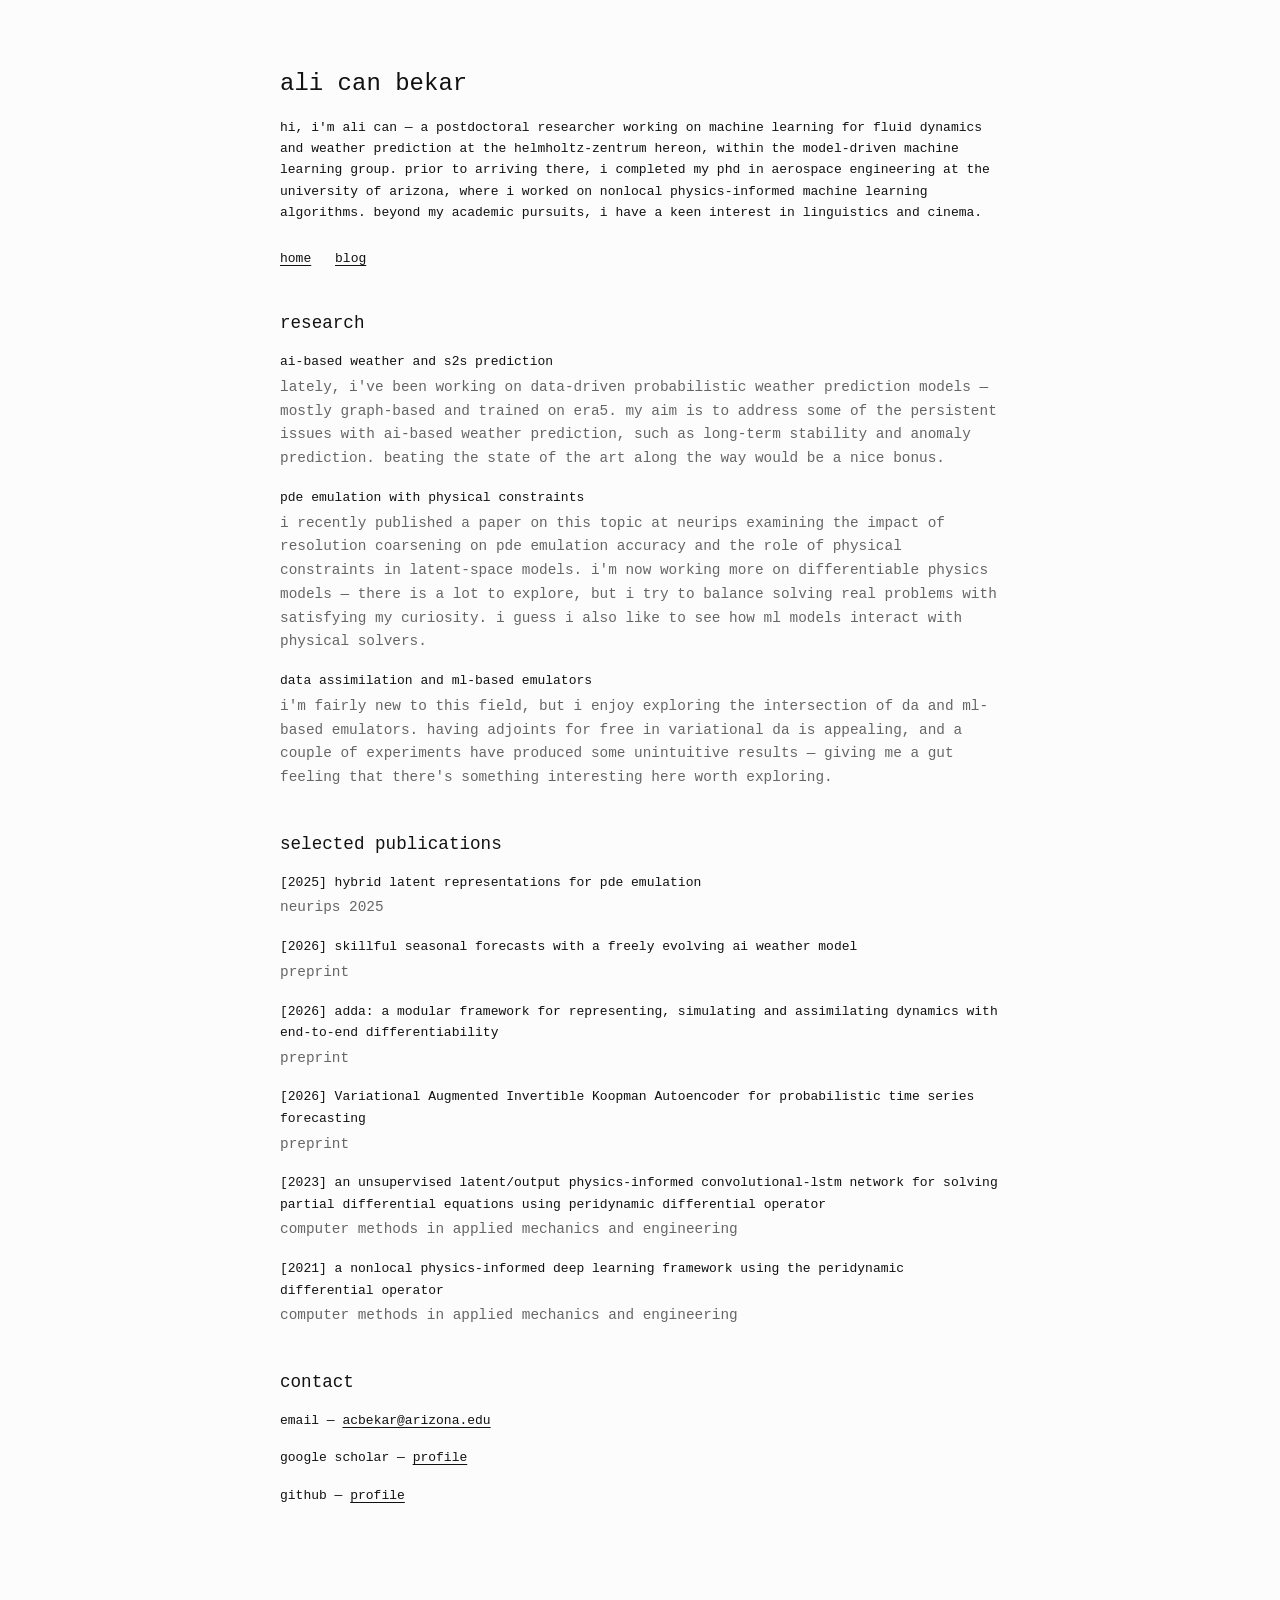
<file: index.html>
<!DOCTYPE html>
<html lang="en">

<head>
  <meta charset="UTF-8" />
  <meta name="viewport" content="width=device-width, initial-scale=1.0" />
  <title>ali can bekar</title>
  <meta name="description" content="Ali Can Bekar — postdoctoral researcher working on machine learning for fluid dynamics and weather prediction at Helmholtz-Zentrum Hereon.">
  <meta name="google-site-verification" content="UArPJDloXbTCU5YYfHaWjdIzgvNOJzQwx7q6UwhBOOU" />
  <link rel="stylesheet" href="styles.css">
</head>

<body>

  <h1>ali can bekar</h1>
  <p>
    hi, i'm ali can — a postdoctoral researcher working on machine learning for fluid dynamics
    and weather prediction at the helmholtz-zentrum hereon, within the model-driven machine learning group.
    prior to arriving there, i completed my phd in aerospace engineering
    at the university of arizona, where i worked on nonlocal physics-informed machine learning algorithms.
    beyond my academic pursuits, i have a keen interest in linguistics and cinema.
  </p>

  <nav>
    <a href="index.html">home</a>
    <a href="blog.html">blog</a>
  </nav>

  <div class="section">
    <h2>research</h2>
    <ul>
      <li>
        ai-based weather and s2s prediction
        <span class="meta">lately, i've been working on data-driven probabilistic weather prediction models — mostly graph-based and trained on era5. my aim is to address some of the persistent issues with ai-based weather prediction, such as long-term stability and anomaly prediction. beating the state of the art along the way would be a nice bonus.</span>
      </li>
      <li>
        pde emulation with physical constraints
        <span class="meta">i recently published a paper on this topic at neurips examining the impact of resolution coarsening on pde emulation accuracy and the role of physical constraints in latent-space models. i'm now working more on differentiable physics models — there is a lot to explore, but i try to balance solving real problems with satisfying my curiosity. i guess i also like to see how ml models interact with physical solvers.</span>
      </li>
      <li>
        data assimilation and ml-based emulators
        <span class="meta">i'm fairly new to this field, but i enjoy exploring the intersection of da and ml-based emulators. having adjoints for free in variational da is appealing, and a couple of experiments have produced some unintuitive results — giving me a gut feeling that there's something interesting here worth exploring.</span>
      </li>
    </ul>
  </div>

  <div class="section">
    <h2>selected publications</h2>
    <ul>
      <li>
        <a class="paper-link" href="https://proceedings.neurips.cc/paper_files/paper/2025/file/36de296ba40068cf44bc5d1f3b15870f-Paper-Conference.pdf">[2025] hybrid latent representations for pde emulation</a>
        <span class="meta">neurips 2025</span>
      </li>
      <li>
        <a class="paper-link" href="https://www.researchsquare.com/article/rs-10406658/v1">[2026] skillful seasonal forecasts with a freely evolving ai weather model</a>
        <span class="meta">preprint</span>
      </li>
      <li>
        <a class="paper-link" href="https://arxiv.org/abs/2608.23297">[2026] adda: a modular framework for representing, simulating and assimilating dynamics with end-to-end differentiability</a>
        <span class="meta">preprint</span>
      </li>
      <li>
        <a class="paper-link" href="https://doi.org/10.48550/arXiv.2609.37435">[2026] Variational Augmented Invertible Koopman Autoencoder for probabilistic time series forecasting</a>
        <span class="meta">preprint</span>
      </li>
      <li>
        <a class="paper-link" href="https://doi.org/10.1016/j.cma.2023.115944">[2023] an unsupervised latent/output physics-informed convolutional-lstm network for solving partial differential equations using peridynamic differential operator</a>
        <span class="meta">computer methods in applied mechanics and engineering</span>
      </li>
      <li>
        <a class="paper-link" href="https://doi.org/10.1016/j.cma.2021.114012">[2021] a nonlocal physics-informed deep learning framework using the peridynamic differential operator</a>
        <span class="meta">computer methods in applied mechanics and engineering</span>
      </li>
    </ul>
  </div>

  <div class="section">
    <h2>contact</h2>
    <ul>
      <li>email — <span id="email-link"></span></li>
      <li>google scholar — <a href="https://scholar.google.com/citations?user=n3Hec10AAAAJ&hl=en">profile</a></li>
      <li>github — <a href="https://github.com/alicanbekar">profile</a></li>
    </ul>
  </div>

<script>
  (function() {
    var u = 'acbekar';
    var d = 'arizona.edu';
    var el = document.getElementById('email-link');
    el.innerHTML = '<a href="mailto:' + u + '@' + d + '">' + u + '@' + d + '</a>';
  })();
</script>

</body>

</html>
</file>
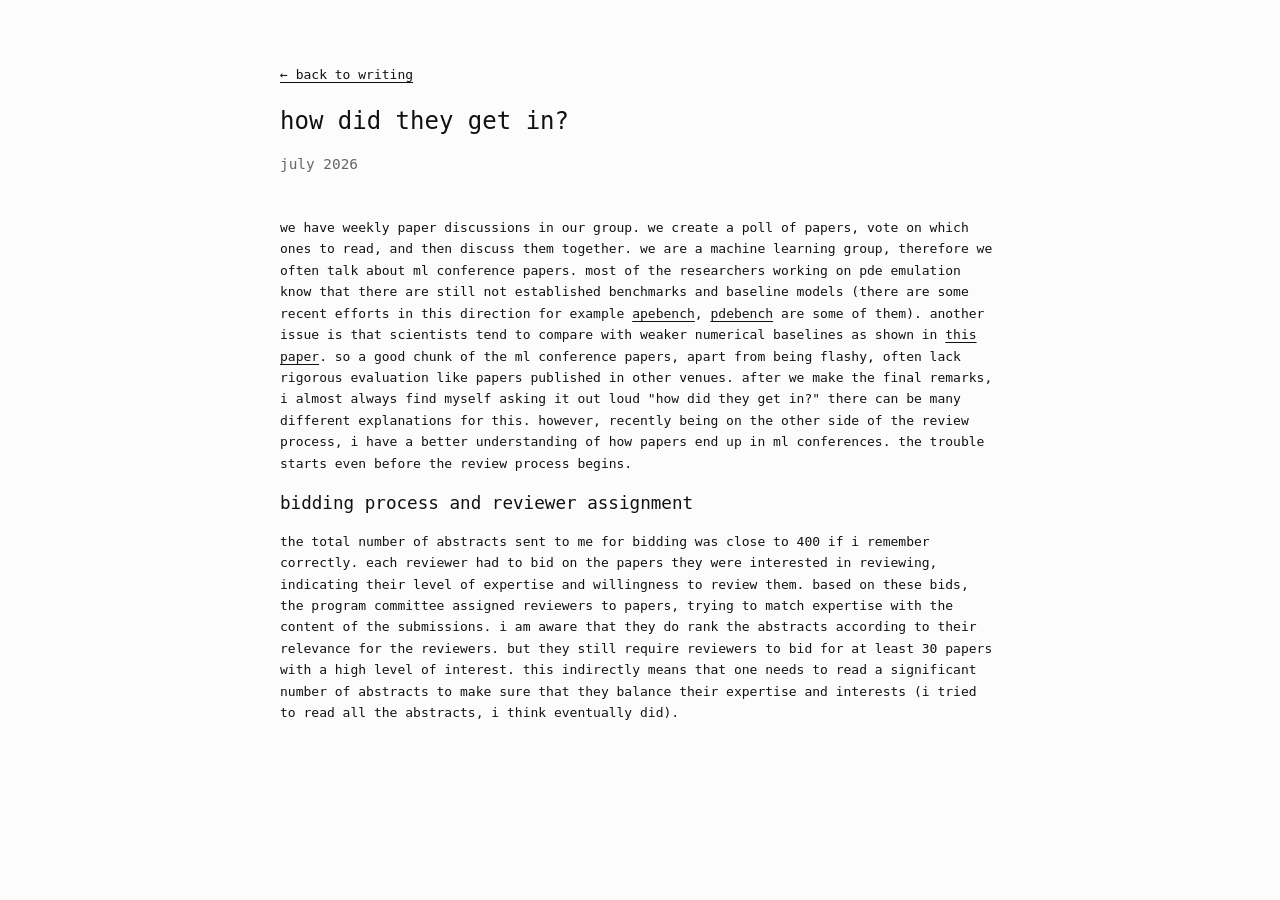
<file: how_did_they_get_in.html>
<!DOCTYPE html>
<html lang="en">

<head>
  <meta charset="UTF-8" />
  <meta name="viewport" content="width=device-width, initial-scale=1.0" />
  <title>how did they get in? — ali can bekar</title>
  <link rel="stylesheet" href="../styles.css">
</head>

<body>

  <p><a href="../blog.html">← back to writing</a></p>

  <h1>how did they get in?</h1>
  <p class="meta">july 2026</p>

  <div class="section loose-lines">
    <p>we have weekly paper discussions in our group. we create a poll of papers, vote on which ones to read, 
      and then discuss them together. we are a machine learning group, therefore we often talk about ml
      conference papers. most of the researchers working on pde emulation know that there are still not
      established benchmarks and baseline models (there are some recent efforts in this direction for example
      <a href="https://arxiv.org/abs/2411.00180">apebench</a>, <a href="https://arxiv.org/abs/2210.07182">pdebench</a>
      are some of them). another issue is that scientists tend to compare with weaker numerical baselines as shown
      in <a href="https://doi.org/10.1038/s42256-024-00897-5">this paper</a>. so a good chunk of the ml conference
      papers, apart from being flashy, often lack rigorous evaluation like papers published in other venues.
      after we make the final remarks, i almost always find myself asking it out loud "how did they get in?"
      there can be many different explanations for this. however, recently being on the other side of the review
      process, i have a better understanding of how papers end up in ml conferences. the trouble starts
      even before the review process begins.</p>

    <h2>bidding process and reviewer assignment</h2>
    <p>the total number of abstracts sent to me for bidding was close to 400 if i remember correctly. each reviewer
      had to bid on the papers they were interested in reviewing, indicating their level of expertise and willingness 
      to review them. based on these bids, the program committee assigned reviewers to papers, trying to match expertise
      with the content of the submissions. i am aware that they do rank the abstracts according to their relevance
      for the reviewers. but they still require reviewers to bid for at least 30 papers with a high level of interest.
      this indirectly means that one needs to read a significant number of abstracts to make sure that they balance their
      expertise and interests (i tried to read all the abstracts, i think eventually did). 
      </p>

  </div>

</body>

</html>
</file>
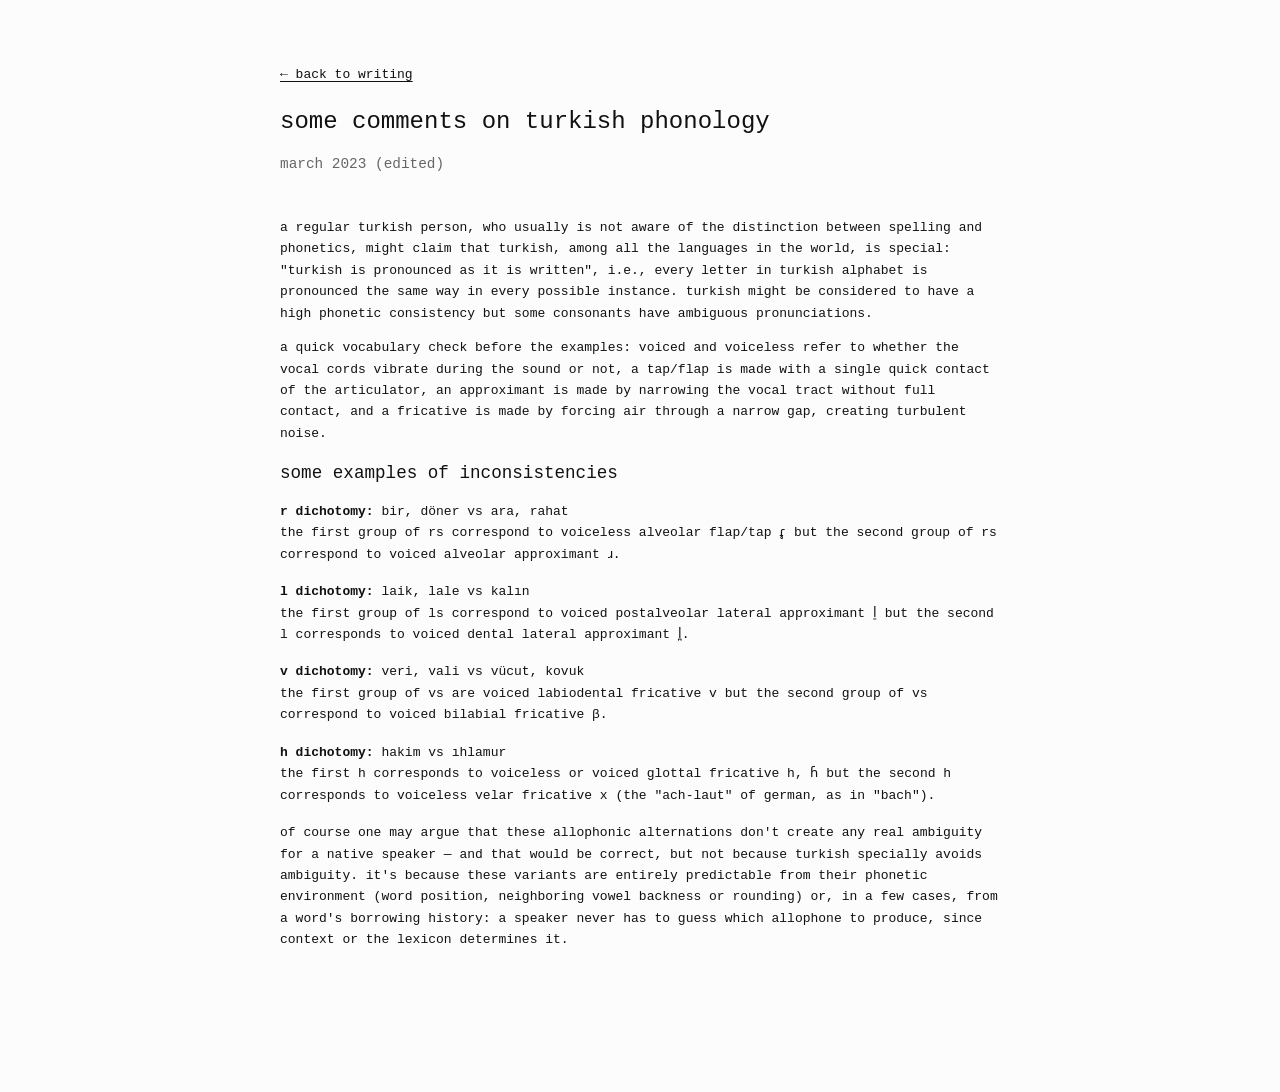
<file: posts/turkish_phonology.html>
<!DOCTYPE html>
<html lang="en">

<head>
  <meta charset="UTF-8" />
  <meta name="viewport" content="width=device-width, initial-scale=1.0" />
  <title>some comments on turkish phonology — ali can bekar</title>
  <link rel="stylesheet" href="../styles.css">
</head>

<body>

  <p><a href="../blog.html">← back to writing</a></p>

  <h1>some comments on turkish phonology</h1>
  <p class="meta">march 2023 (edited)</p>

  <div class="section loose-lines">
    <p>a regular turkish person, who usually is not aware of the distinction between spelling and phonetics, 
     might claim that turkish, among all the languages in the world, is special: "turkish is pronounced as it
     is written", i.e., every letter in turkish alphabet is pronounced the same way in every possible instance.
     turkish might be considered to have a high phonetic consistency but some consonants have ambiguous pronunciations.</p>

    <p>a quick vocabulary check before the examples: voiced and voiceless refer to whether the vocal cords vibrate
     during the sound or not, a tap/flap is made with a single quick contact of the articulator, an approximant
     is made by narrowing the vocal tract without full contact, and a fricative is made by forcing air through
     a narrow gap, creating turbulent noise.</p>

    <h2>some examples of inconsistencies</h2>
    <ul>
        <li>
            <strong>r dichotomy:</strong> bir, döner vs ara, rahat
            <br>the first group of rs correspond to voiceless alveolar flap/tap ɾ̥ but the second group of rs correspond to voiced alveolar approximant ɹ.
        </li>
        <li>
            <strong>l dichotomy:</strong> laik, lale vs kalın
            <br>the first group of ls correspond to voiced postalveolar lateral approximant l̠ but the second l corresponds to voiced dental lateral approximant l̪.
        </li>
        <li>
            <strong>v dichotomy:</strong> veri, vali vs vücut, kovuk
            <br>the first group of vs are voiced labiodental fricative v but the second group of vs correspond to voiced bilabial fricative β.
        </li>
        <li>
            <strong>h dichotomy:</strong> hakim vs ıhlamur
            <br>the first h corresponds to voiceless or voiced glottal fricative h, ɦ but the second h corresponds to voiceless velar fricative x (the "ach-laut" of german, as in "bach").
        </li>
    </ul>

    <p>of course one may argue that these allophonic alternations don't create any real ambiguity for a native
     speaker — and that would be correct, but not because turkish specially avoids ambiguity. it's because these
     variants are entirely predictable from their phonetic environment (word position, neighboring vowel backness
     or rounding) or, in a few cases, from a word's borrowing history: a speaker never has to guess which allophone
     to produce, since context or the lexicon determines it.</p>

  </div>

</body>

</html>
</file>
<file: styles.css>
body {
  font-family: monospace;
  background: #fcfcfc;
  color: #111;
  max-width: 720px;
  margin: 4rem auto;
  padding: 0 1rem 4rem;
  line-height: 1.65;
}

a {
  color: inherit;
  text-decoration: underline;
  text-underline-offset: 3px;
}

a:hover {
  opacity: 0.6;
}

h1 {
  font-size: 1.5rem;
  font-weight: normal;
  margin-bottom: 0.75rem;
}

h2 {
  font-size: 1.1rem;
  font-weight: normal;
  margin-bottom: 0.75rem;
}

.section {
  margin-top: 2.5rem;
}

ul {
  list-style: none;
  padding-left: 0;
}

li {
  margin-bottom: 1rem;
}

.paper-link {
  text-decoration: none;
}

.paper-link:hover {
  text-decoration: none;
  opacity: 0.6;
}

.meta {
  display: block;
  color: #666;
  font-size: 0.9rem;
  margin-top: 0.2rem;
}

nav {
  margin-top: 1.5rem;
}

nav a {
  margin-right: 1rem;
}
</file>
